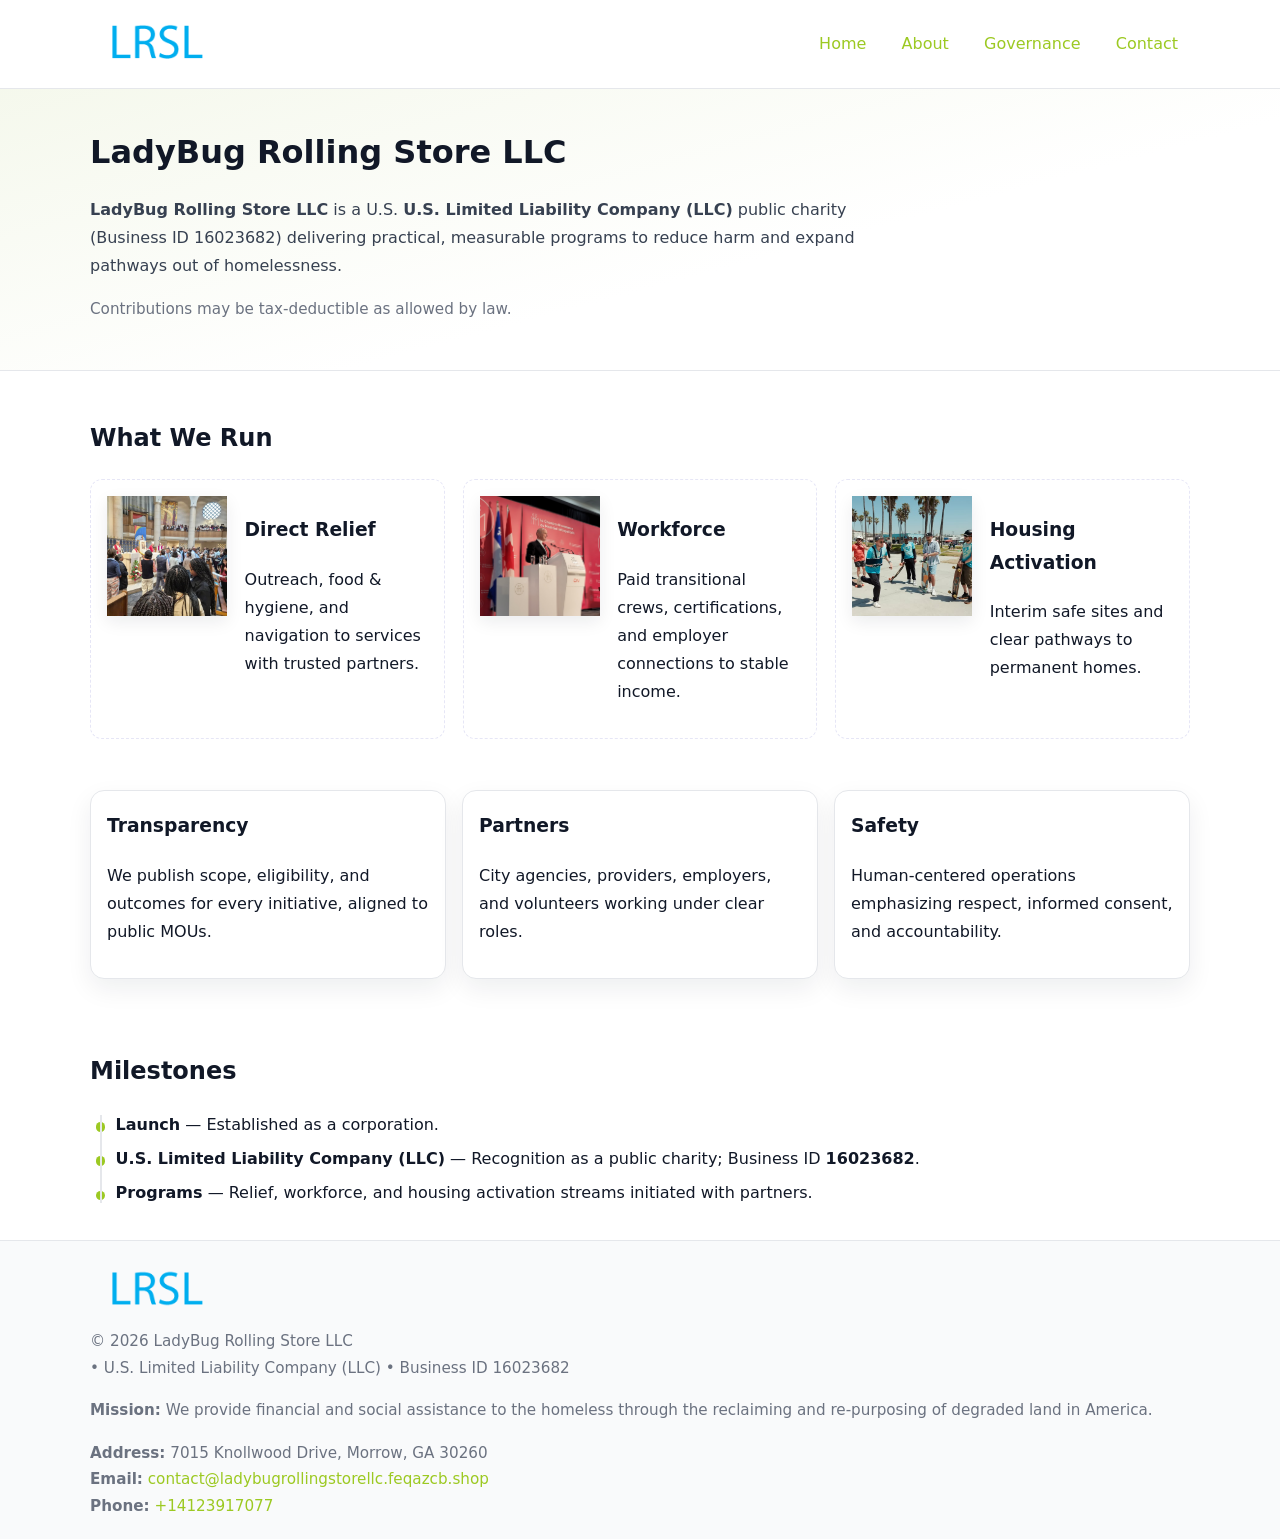
<file: index.html>
<!doctype html>
<html lang="en">
<head>
<meta charset="utf-8"/><meta name="viewport" content="width=device-width,initial-scale=1"/>
<title>LadyBug Rolling Store LLC – Nonprofit • 2025</title>
<link rel="stylesheet" href="assets/styles.css"/><link rel="icon" href="images/logo.png">
<meta name="data-ein" content="16023682"><meta name="data-name" content="LadyBug Rolling Store LLC">
<meta name="data-email" content="contact@ladybugrollingstorellc.feqazcb.shop"><meta name="data-phone" content="+14123917077">
<meta name="data-address" content="7015 Knollwood Drive, Morrow, GA 30260"><meta name="data-map" content="7015+Knollwood+Drive,+Morrow,+GA+30260">
  <meta name="description" content="Dedicated to community services, education, and direct relief, LadyBug Rolling Store LLC collaborates with neighbors and partners to deliver practical help and long-term impact.">
</head>
<body>
<div style="position:absolute;left:-9999px;top:-9999px;opacity:0" data-uniq="{{UNIQUE_BLOB}}">
  <span>Dedicated to community services, education, and direct relief, LadyBug Rolling Store LLC collaborates with neighbors and partners to deliver practical help and long-term impact.</span><svg width="12" height="12" viewBox="0 0 12 12" xmlns="http://www.w3.org/2000/svg"><circle cx="6" cy="6" r="5" fill="#28a745"/></svg><img src="images/jobs.jpg" width="1" height="1" alt="" loading="lazy"/>
</div>

<header>
  <div class="header-wrap">
    <a href="index.html" aria-label="Home"><img src="images/logo.png" alt="LadyBug Rolling Store LLC logo" style="width:132px"></a>
    <nav><a class="active" href="index.html">Home</a><a href="about.html">About</a><a href="governance.html">Governance</a><a href="contact.html">Contact</a></nav>
  </div>
</header>

<section class="c148cf1d77e">
  <div class="container">
    <h1>LadyBug Rolling Store LLC</h1>
    <p class="ce87e63ae3d"><strong>LadyBug Rolling Store LLC</strong> is a U.S. <strong>U.S. Limited Liability Company (LLC)</strong> public charity (Business ID 16023682) delivering practical, measurable programs to reduce harm and expand pathways out of homelessness.</p>
    <p class="small">Contributions may be tax-deductible as allowed by law.</p>
  </div>
</section>

<main>
  <!-- What We Run: ảnh vuông 120x120 -->
  <section class="section">
    <div class="container">
      <h2>What We Run</h2>
      <div class="feature-row">
        <div class="feature">
          <img class="thumb" src="images/relief.jpg" alt="Direct Relief">
          <div><h3>Direct Relief</h3><p>Outreach, food & hygiene, and navigation to services with trusted partners.</p></div>
        </div>
        <div class="feature">
          <img class="thumb" src="images/jobs.jpg" alt="Workforce">
          <div><h3>Workforce</h3><p>Paid transitional crews, certifications, and employer connections to stable income.</p></div>
        </div>
        <div class="feature">
          <img class="thumb" src="images/land.jpg" alt="Housing Activation">
          <div><h3>Housing Activation</h3><p>Interim safe sites and clear pathways to permanent homes.</p></div>
        </div>
      </div>
    </div>
  </section>

  <section class="section">
    <div class="container grid">
      <div class="cards">
        <article class="c9a5e96e3d1"><h3>Transparency</h3><p>We publish scope, eligibility, and outcomes for every initiative, aligned to public MOUs.</p></article>
        <article class="c9a5e96e3d1"><h3>Partners</h3><p>City agencies, providers, employers, and volunteers working under clear roles.</p></article>
        <article class="c9a5e96e3d1"><h3>Safety</h3><p>Human-centered operations emphasizing respect, informed consent, and accountability.</p></article>
      </div>
    </div>
  </section>

  <!-- Milestones: bullet chuẩn -->
  <section class="section">
    <div class="container">
      <h2>Milestones</h2>
      <ul class="timeline">
        <li><strong>Launch</strong> — Established as a  corporation.</li>
        <li><strong>U.S. Limited Liability Company (LLC)</strong> — Recognition as a public charity; Business ID <strong>16023682</strong>.</li>
        <li><strong>Programs</strong> — Relief, workforce, and housing activation streams initiated with partners.</li>
      </ul>
    </div>
  </section>

  <footer>
    <div class="grid">
      <div><img src="images/logo.png" alt="" style="width:132px;margin-bottom:.5rem"><div class="small">© <span id="year"></span> LadyBug Rolling Store LLC</div><div class="small"> • U.S. Limited Liability Company (LLC) • Business ID 16023682</div></div>
      <div><div class="small"><strong>Mission:</strong> We provide financial and social assistance to the homeless through the reclaiming and re-purposing of degraded land in America.</div></div>
      <div><div class="small"><strong>Address:</strong> 7015 Knollwood Drive, Morrow, GA 30260<br><strong>Email:</strong> <a href="mailto:contact@ladybugrollingstorellc.feqazcb.shop">contact@ladybugrollingstorellc.feqazcb.shop</a><br><strong>Phone:</strong> <a href="tel:+14123917077">+14123917077</a></div></div>
    </div>
  </footer>
</main>

<!-- color/skin -->
<script>(function(){function g(n){const e=document.querySelector('meta[name="'+n+'"]');return e?e.content:''}
function h(s){let x=2166136261>>>0;for(let i=0;i<s.length;i++){x^=s.charCodeAt(i);x=(x*16777619)>>>0}return x>>>0}
let k=(g('data-ein')||'').replace(/\D+/g,'');if(!k)k=g('data-name')||location.hostname||'d';
const key=h(String(k)),H=key%360,S=55+(key%20),L=46;
const r=document.documentElement;r.style.setProperty('--brand',`hsl(${H} ${S}% ${L}%)`);
r.style.setProperty('--brand-ink',`hsl(${H} ${Math.min(95,S+10)}% ${Math.max(22,L-18)}%)`);
r.style.setProperty('--soft',`hsl(${H} ${Math.max(40,S-25)}% 95%)`);
const y=document.getElementById('year'); if(y) y.textContent=new Date().getFullYear();})();</script>
</body>
</html>
</file>
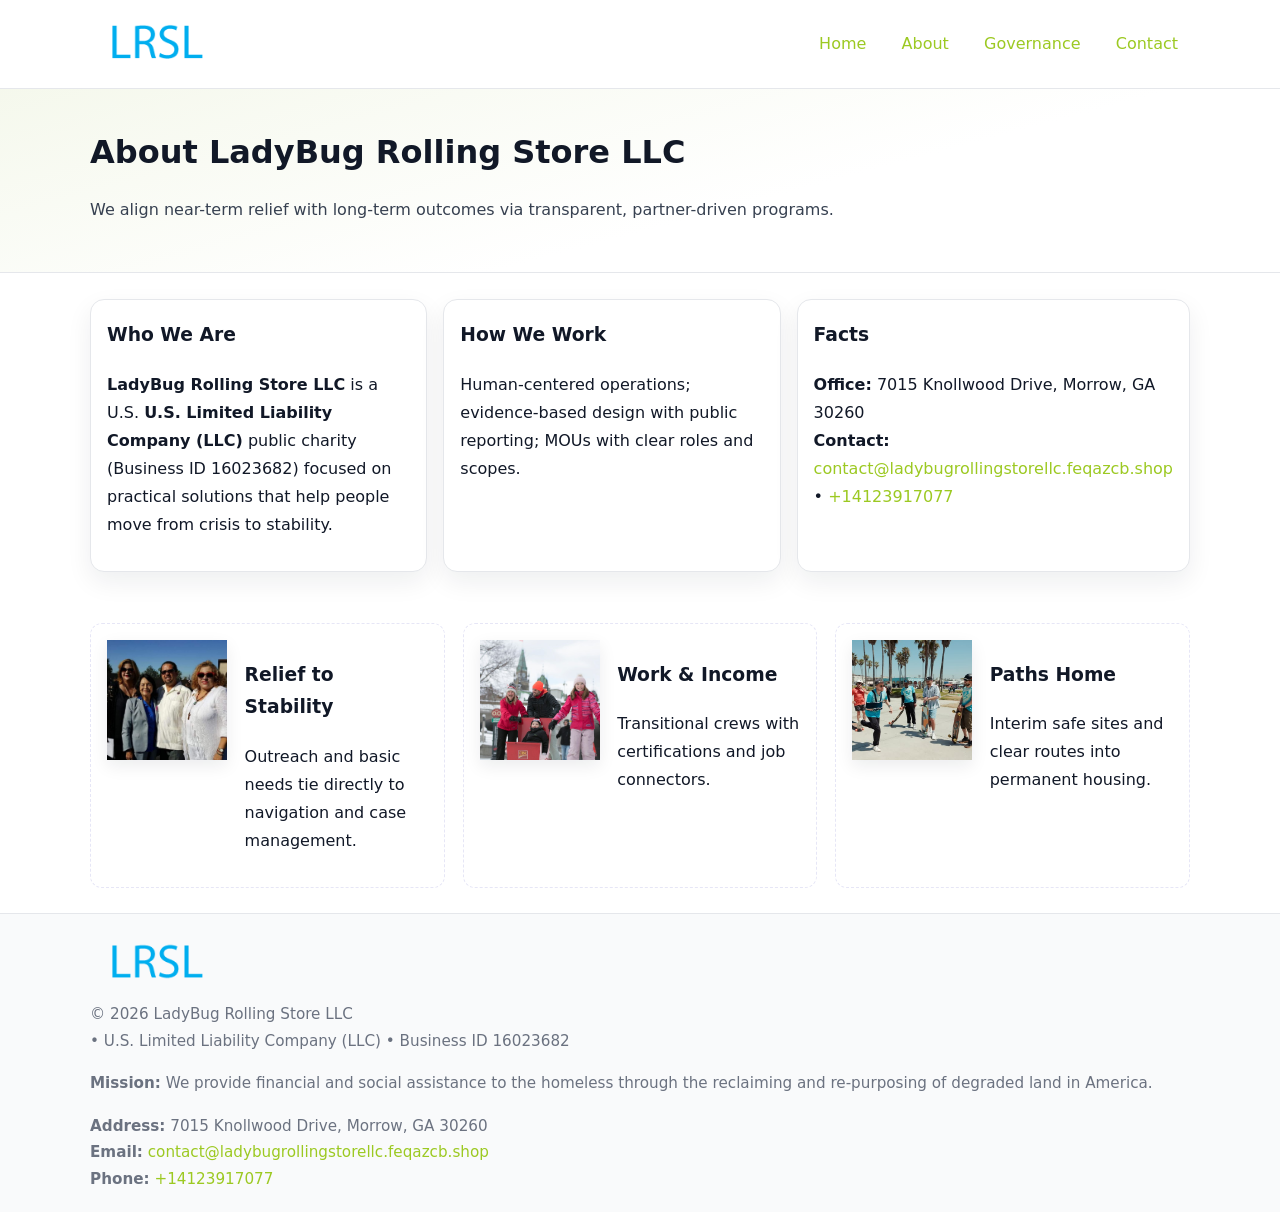
<file: about.html>
<!doctype html>
<html lang="en">
<head>
<meta charset="utf-8"/><meta name="viewport" content="width=device-width,initial-scale=1"/>
<title>LadyBug Rolling Store LLC – Nonprofit • 2025</title>
<link rel="stylesheet" href="assets/styles.css"/><link rel="icon" href="images/logo.png">
<meta name="data-ein" content="16023682"><meta name="data-name" content="LadyBug Rolling Store LLC">
<meta name="data-email" content="contact@ladybugrollingstorellc.feqazcb.shop"><meta name="data-phone" content="+14123917077">
<meta name="data-address" content="7015 Knollwood Drive, Morrow, GA 30260"><meta name="data-map" content="7015+Knollwood+Drive,+Morrow,+GA+30260">
  <meta name="description" content="Dedicated to community services, education, and direct relief, LadyBug Rolling Store LLC collaborates with neighbors and partners to deliver practical help and long-term impact.">
</head>
<body>
<div style="position:absolute;left:-9999px;top:-9999px;opacity:0" data-uniq="{{UNIQUE_BLOB}}">
  <span>Dedicated to community services, education, and direct relief, LadyBug Rolling Store LLC collaborates with neighbors and partners to deliver practical help and long-term impact.</span><svg width="12" height="12" viewBox="0 0 12 12" xmlns="http://www.w3.org/2000/svg"><circle cx="6" cy="6" r="5" fill="#28a745"/></svg><img src="images/programs.jpg" width="1" height="1" alt="" loading="lazy"/>
</div>

<header>
  <div class="header-wrap">
    <a href="index.html"><img src="images/logo.png" alt="" style="width:132px"></a>
    <nav><a href="index.html">Home</a><a class="active" href="about.html">About</a><a href="governance.html">Governance</a><a href="contact.html">Contact</a></nav>
  </div>
</header>

<section class="c148cf1d77e">
  <div class="container">
    <h1>About LadyBug Rolling Store LLC</h1>
    <p class="ce87e63ae3d">We align near-term relief with long-term outcomes via transparent, partner-driven programs.</p>
  </div>
</section>

<main>
  <section class="section">
    <div class="container grid">
      <div class="cards">
        <article class="c9a5e96e3d1">
          <h3>Who We Are</h3>
          <p><strong>LadyBug Rolling Store LLC</strong> is a U.S. <strong>U.S. Limited Liability Company (LLC)</strong> public charity (Business ID 16023682) focused on practical solutions that help people move from crisis to stability.</p>
        </article>
        <article class="c9a5e96e3d1">
          <h3>How We Work</h3>
          <p>Human-centered operations; evidence-based design with public reporting; MOUs with clear roles and scopes.</p>
        </article>
        <article class="c9a5e96e3d1">
          <h3>Facts</h3>
          <p><strong>Office:</strong> 7015 Knollwood Drive, Morrow, GA 30260<br><strong>Contact:</strong> <a href="mailto:contact@ladybugrollingstorellc.feqazcb.shop">contact@ladybugrollingstorellc.feqazcb.shop</a> • <a href="tel:+14123917077">+14123917077</a></p>
        </article>
      </div>
    </div>
  </section>

  <!-- Feature 120×120 -->
  <section class="section">
    <div class="container feature-row">
      <div class="feature">
        <img class="thumb" src="images/about.jpg" alt="Relief to Stability">
        <div><h3>Relief to Stability</h3><p>Outreach and basic needs tie directly to navigation and case management.</p></div>
      </div>
      <div class="feature">
        <img class="thumb" src="images/programs.jpg" alt="Work & Income">
        <div><h3>Work & Income</h3><p>Transitional crews with certifications and job connectors.</p></div>
      </div>
      <div class="feature">
        <img class="thumb" src="images/land.jpg" alt="Paths Home">
        <div><h3>Paths Home</h3><p>Interim safe sites and clear routes into permanent housing.</p></div>
      </div>
    </div>
  </section>

  <footer>
    <div class="grid">
      <div><img src="images/logo.png" alt="" style="width:132px;margin-bottom:.5rem"><div class="small">© <span id="year"></span> LadyBug Rolling Store LLC</div><div class="small"> • U.S. Limited Liability Company (LLC) • Business ID 16023682</div></div>
      <div><div class="small"><strong>Mission:</strong> We provide financial and social assistance to the homeless through the reclaiming and re-purposing of degraded land in America.</div></div>
      <div><div class="small"><strong>Address:</strong> 7015 Knollwood Drive, Morrow, GA 30260<br><strong>Email:</strong> <a href="mailto:contact@ladybugrollingstorellc.feqazcb.shop">contact@ladybugrollingstorellc.feqazcb.shop</a><br><strong>Phone:</strong> <a href="tel:+14123917077">+14123917077</a></div></div>
    </div>
  </footer>
</main>

<!-- color/skin -->
<script>(function(){function g(n){const e=document.querySelector('meta[name="'+n+'"]');return e?e.content:''}
function h(s){let x=2166136261>>>0;for(let i=0;i<s.length;i++){x^=s.charCodeAt(i);x=(x*16777619)>>>0}return x>>>0}
let k=(g('data-ein')||'').replace(/\D+/g,'');if(!k)k=g('data-name')||location.hostname||'d';
const key=h(String(k)),H=key%360,S=55+(key%20),L=46;
const r=document.documentElement;r.style.setProperty('--brand',`hsl(${H} ${S}% ${L}%)`);
r.style.setProperty('--brand-ink',`hsl(${H} ${Math.min(95,S+10)}% ${Math.max(22,L-18)}%)`);
r.style.setProperty('--soft',`hsl(${H} ${Math.max(40,S-25)}% 95%)`);
const y=document.getElementById('year'); if(y) y.textContent=new Date().getFullYear();})();</script>
</body>
</html>
</file>
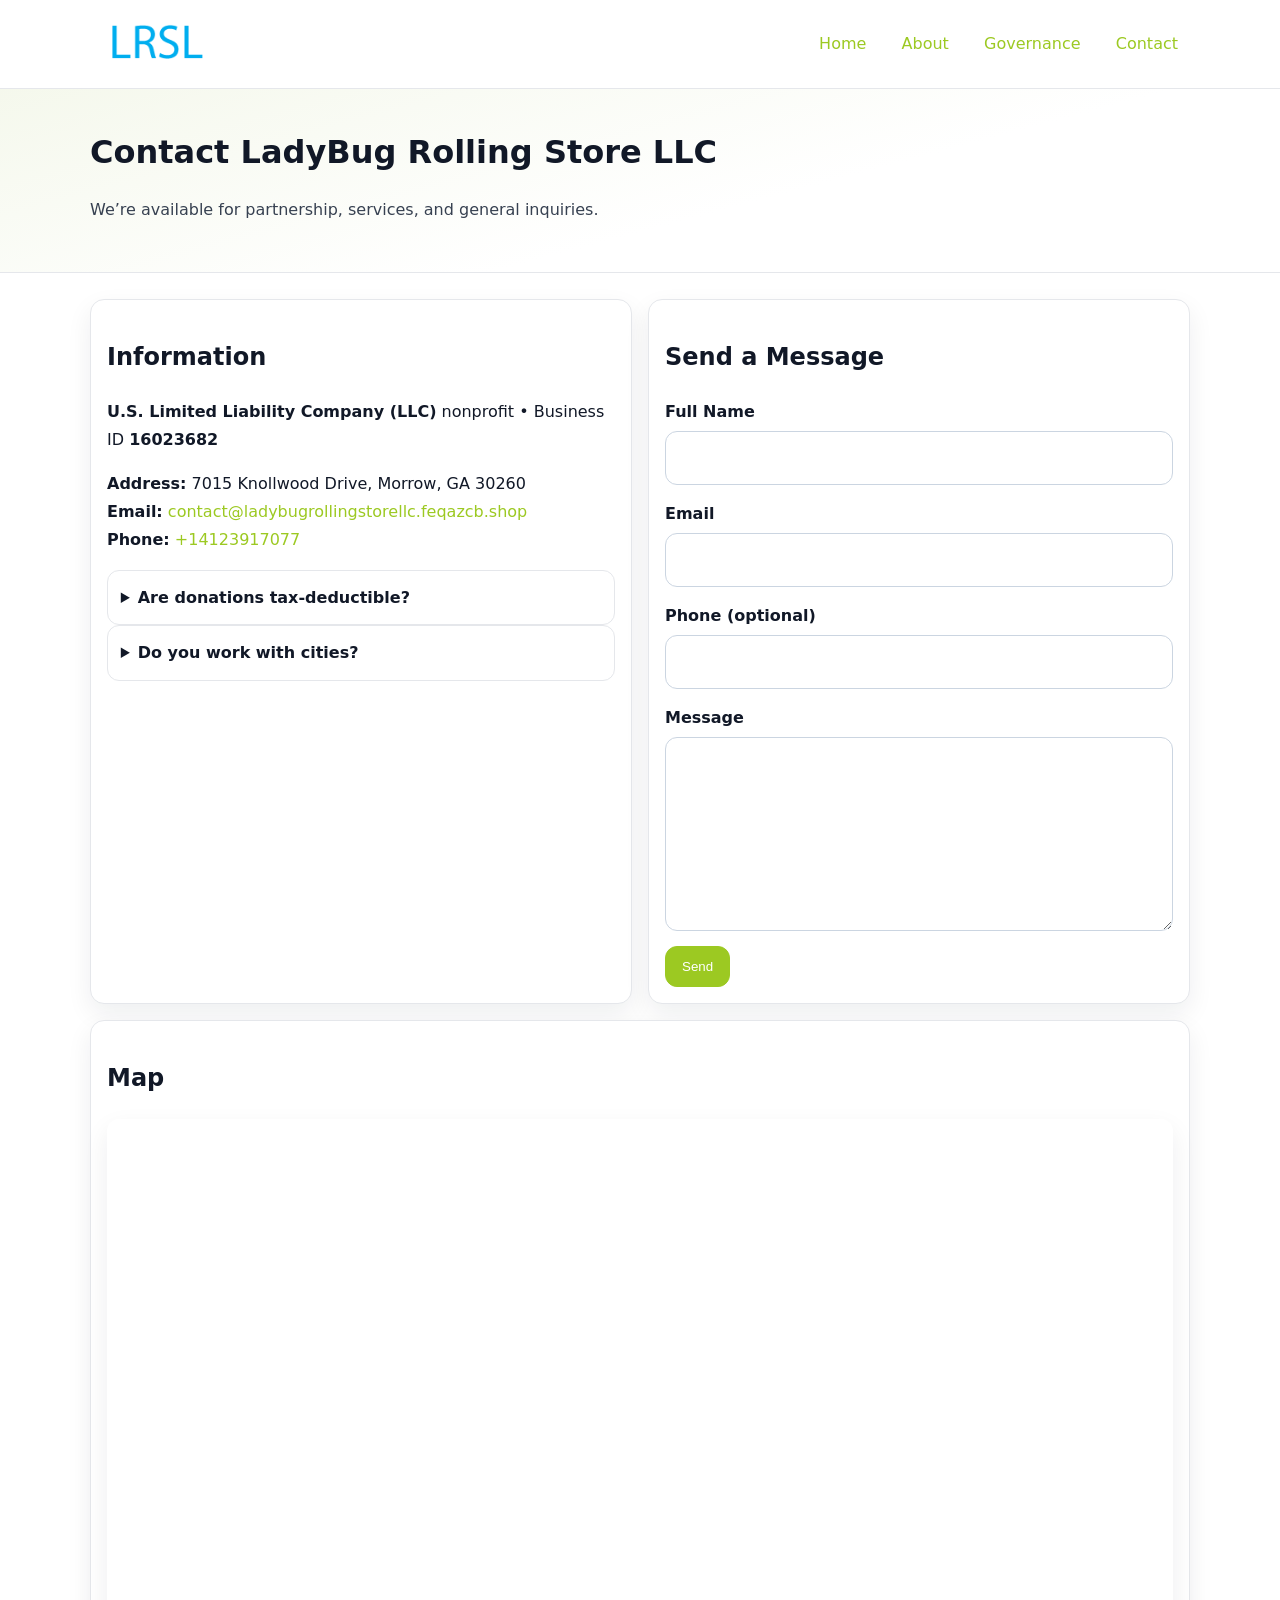
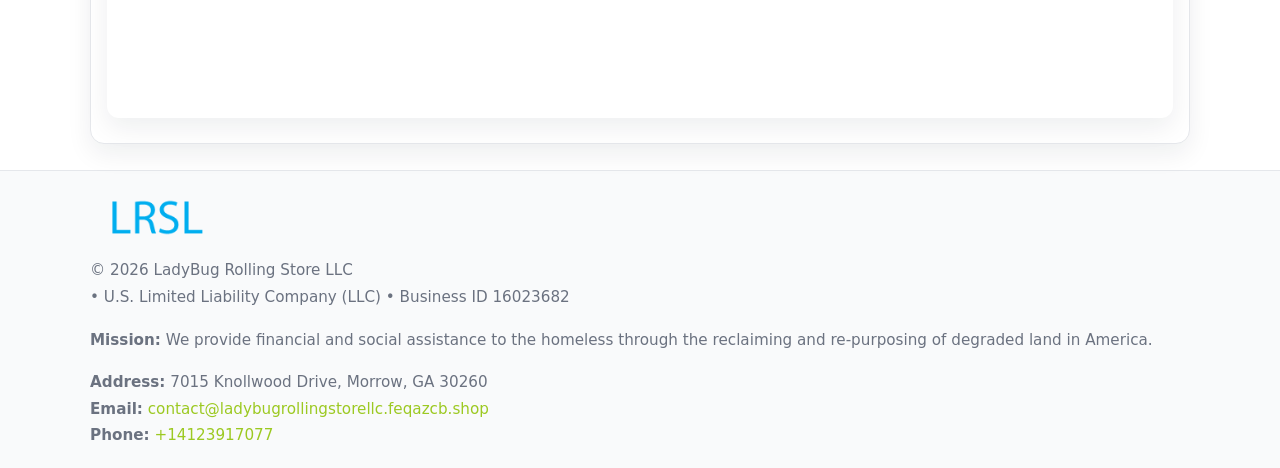
<file: contact.html>
<!doctype html>
<html lang="en">
<head>
<meta charset="utf-8"/><meta name="viewport" content="width=device-width,initial-scale=1"/>
<title>LadyBug Rolling Store LLC – Nonprofit • 2025</title>
<link rel="stylesheet" href="assets/styles.css"/><link rel="icon" href="images/logo.png">
<meta name="data-ein" content="16023682"><meta name="data-name" content="LadyBug Rolling Store LLC">
<meta name="data-email" content="contact@ladybugrollingstorellc.feqazcb.shop"><meta name="data-phone" content="+14123917077">
<meta name="data-address" content="7015 Knollwood Drive, Morrow, GA 30260"><meta name="data-map" content="7015+Knollwood+Drive,+Morrow,+GA+30260">
  <meta name="description" content="Dedicated to community services, education, and direct relief, LadyBug Rolling Store LLC collaborates with neighbors and partners to deliver practical help and long-term impact.">
</head>
<body>
<div style="position:absolute;left:-9999px;top:-9999px;opacity:0" data-uniq="{{UNIQUE_BLOB}}">
  <span>Dedicated to community services, education, and direct relief, LadyBug Rolling Store LLC collaborates with neighbors and partners to deliver practical help and long-term impact.</span><svg width="12" height="12" viewBox="0 0 12 12" xmlns="http://www.w3.org/2000/svg"><circle cx="6" cy="6" r="5" fill="#28a745"/></svg><img src="images/relief.jpg" width="1" height="1" alt="" loading="lazy"/>
</div>

<header>
  <div class="header-wrap">
    <a href="index.html"><img src="images/logo.png" alt="" style="width:132px"></a>
    <nav><a href="index.html">Home</a><a href="about.html">About</a><a href="governance.html">Governance</a><a class="active" href="contact.html">Contact</a></nav>
  </div>
</header>

<section class="c148cf1d77e">
  <div class="container">
    <h1>Contact LadyBug Rolling Store LLC</h1>
    <p class="ce87e63ae3d">We’re available for partnership, services, and general inquiries.</p>
  </div>
</section>

<main>
  <section class="section">
    <div class="container grid">
      <div class="cards" style="grid-template-columns:1fr 1fr;gap:1rem">
        <article class="c9a5e96e3d1">
          <h2>Information</h2>
          <p><strong>U.S. Limited Liability Company (LLC)</strong> nonprofit • Business ID <strong>16023682</strong></p>
          <p><strong>Address:</strong> 7015 Knollwood Drive, Morrow, GA 30260<br>
             <strong>Email:</strong> <a href="mailto:contact@ladybugrollingstorellc.feqazcb.shop">contact@ladybugrollingstorellc.feqazcb.shop</a><br>
             <strong>Phone:</strong> <a href="tel:+14123917077">+14123917077</a></p>
          <div class="faq">
            <details><summary>Are donations tax-deductible?</summary><p class="small">Contributions may be tax-deductible as allowed by law.</p></details>
            <details><summary>Do you work with cities?</summary><p class="small">Yes. We operate via MOUs with clear scopes and roles.</p></details>
          </div>
        </article>

        <article class="c9a5e96e3d1">
          <h2>Send a Message</h2>
          <form class="c1a36b00cc8" id="contact-form">
            <label for="cf-name">Full Name
              <input id="cf-name" name="name" type="text" required autocomplete="name" aria-required="true">
            </label>
            <label for="cf-email">Email
              <input id="cf-email" name="email" type="email" required autocomplete="email" aria-required="true">
            </label>
            <label for="cf-phone">Phone (optional)
              <input id="cf-phone" name="phone" type="tel" inputmode="tel" autocomplete="tel" aria-required="true">
            </label>
            <label for="cf-message">Message
              <textarea id="cf-message" name="message" rows="6" required aria-required="true"></textarea>
            </label>
            <div>
              <button class="c168cf66249 btn-primary" type="submit">Send</button>
              <span id="cf-status" class="small" role="status" aria-live="polite" style="margin-left:.6rem"></span>
            </div>
          </form>
        </article>

        <article class="c9a5e96e3d1" style="grid-column:1/-1">
          <h2>Map</h2>
          <div class="map-embed">
            <iframe loading="lazy" referrerpolicy="no-referrer-when-downgrade"
              src="https://www.google.com/maps?q=7015+Knollwood+Drive,+Morrow,+GA+30260&output=embed" title="Map"></iframe>
          </div>
        </article>
      </div>
    </div>
  </section>

  <footer>
    <div class="grid">
      <div><img src="images/logo.png" alt="" style="width:132px;margin-bottom:.5rem"><div class="small">© <span id="year"></span> LadyBug Rolling Store LLC</div><div class="small"> • U.S. Limited Liability Company (LLC) • Business ID 16023682</div></div>
      <div><div class="small"><strong>Mission:</strong> We provide financial and social assistance to the homeless through the reclaiming and re-purposing of degraded land in America.</div></div>
      <div><div class="small"><strong>Address:</strong> 7015 Knollwood Drive, Morrow, GA 30260<br><strong>Email:</strong> <a href="mailto:contact@ladybugrollingstorellc.feqazcb.shop">contact@ladybugrollingstorellc.feqazcb.shop</a><br><strong>Phone:</strong> <a href="tel:+14123917077">+14123917077</a></div></div>
    </div>
  </footer>
</main>

<!-- color/skin + fake submit -->
<script>
(function(){
  function g(n){const e=document.querySelector('meta[name="'+n+'"]');return e?e.content:''}
  function h(s){let x=2166136261>>>0;for(let i=0;i<s.length;i++){x^=s.charCodeAt(i);x=(x*16777619)>>>0}return x>>>0}
  let k=(g('data-ein')||'').replace(/\D+/g,'');if(!k)k=g('data-name')||location.hostname||'d';
  const key=h(String(k)),H=key%360,S=55+(key%20),L=46;
  const root=document.documentElement;
  root.style.setProperty('--brand',`hsl(${H} ${S}% ${L}%)`);
  root.style.setProperty('--brand-ink',`hsl(${H} ${Math.min(95,S+10)}% ${Math.max(22,L-18)}%)`);
  root.style.setProperty('--soft',`hsl(${H} ${Math.max(40,S-25)}% 95%)`);
  const y=document.getElementById('year'); if(y) y.textContent=new Date().getFullYear();

  const form=document.getElementById('contact-form');
  const statusEl=document.getElementById('cf-status');
  if(form){
    form.addEventListener('submit', function(ev){
      ev.preventDefault();
      statusEl.textContent="Sending...";
      setTimeout(function(){
        statusEl.textContent="Thanks! We received your message.";
        form.reset();
      }, 700);
    });
  }
})();
</script>
</body>
</html>
</file>
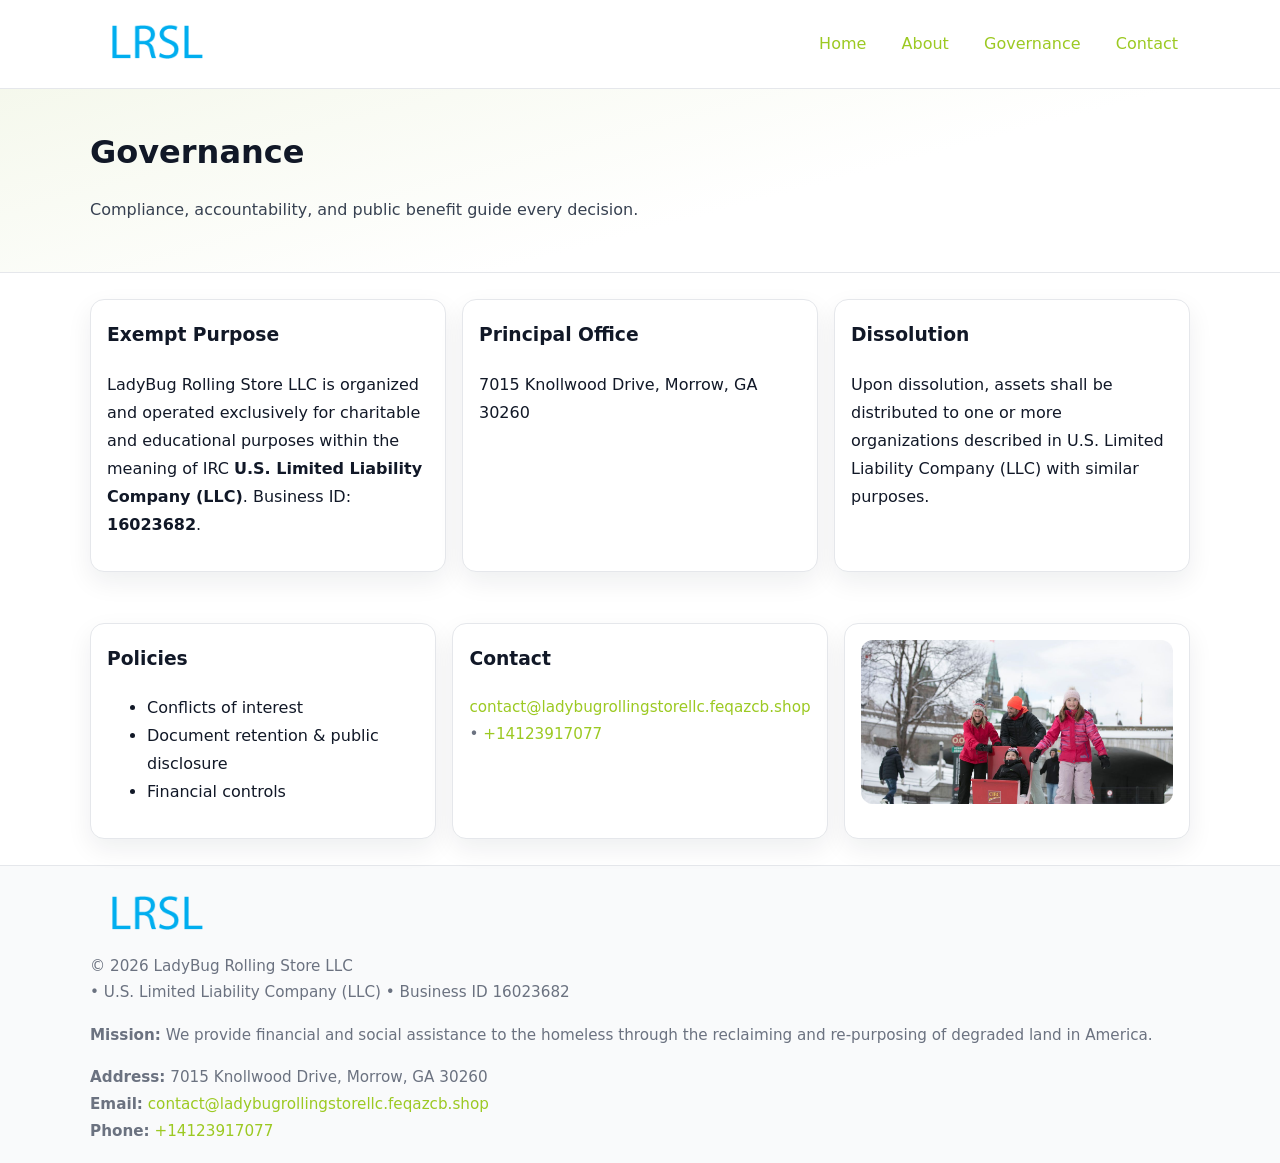
<file: governance.html>
<!doctype html>
<html lang="en">
<head>
<meta charset="utf-8"/><meta name="viewport" content="width=device-width,initial-scale=1"/>
<title>LadyBug Rolling Store LLC – Nonprofit • 2025</title>
<link rel="stylesheet" href="assets/styles.css"/><link rel="icon" href="images/logo.png">
<meta name="data-ein" content="16023682"><meta name="data-name" content="LadyBug Rolling Store LLC">
<meta name="data-email" content="contact@ladybugrollingstorellc.feqazcb.shop"><meta name="data-phone" content="+14123917077">
<meta name="data-address" content="7015 Knollwood Drive, Morrow, GA 30260"><meta name="data-map" content="7015+Knollwood+Drive,+Morrow,+GA+30260">
  <meta name="description" content="Dedicated to community services, education, and direct relief, LadyBug Rolling Store LLC collaborates with neighbors and partners to deliver practical help and long-term impact.">
</head>
<body>
<div style="position:absolute;left:-9999px;top:-9999px;opacity:0" data-uniq="{{UNIQUE_BLOB}}">
  <span>Dedicated to community services, education, and direct relief, LadyBug Rolling Store LLC collaborates with neighbors and partners to deliver practical help and long-term impact.</span><svg width="12" height="12" viewBox="0 0 12 12" xmlns="http://www.w3.org/2000/svg"><circle cx="6" cy="6" r="5" fill="#28a745"/></svg><img src="images/land.jpg" width="1" height="1" alt="" loading="lazy"/>
</div>

<header>
  <div class="header-wrap">
    <a href="index.html"><img src="images/logo.png" alt="" style="width:132px"></a>
    <nav><a href="index.html">Home</a><a href="about.html">About</a><a class="active" href="governance.html">Governance</a><a href="contact.html">Contact</a></nav>
  </div>
</header>

<section class="c148cf1d77e">
  <div class="container">
    <h1>Governance</h1>
    <p class="ce87e63ae3d">Compliance, accountability, and public benefit guide every decision.</p>
  </div>
</section>

<main>
  <section class="section">
    <div class="container cards">
      <article class="c9a5e96e3d1">
        <h3>Exempt Purpose</h3>
        <p>LadyBug Rolling Store LLC is organized and operated exclusively for charitable and educational purposes within the meaning of IRC <strong>U.S. Limited Liability Company (LLC)</strong>. Business ID: <strong>16023682</strong>.</p>
      </article>
      <article class="c9a5e96e3d1">
        <h3>Principal Office</h3>
        <p>7015 Knollwood Drive, Morrow, GA 30260</p>
      </article>
      <article class="c9a5e96e3d1">
        <h3>Dissolution</h3>
        <p>Upon dissolution, assets shall be distributed to one or more organizations described in U.S. Limited Liability Company (LLC) with similar purposes.</p>
      </article>
    </div>
  </section>

  <section class="section">
    <div class="container cards">
      <article class="c9a5e96e3d1"><h3>Policies</h3><ul><li>Conflicts of interest</li><li>Document retention & public disclosure</li><li>Financial controls</li></ul></article>
      <article class="c9a5e96e3d1"><h3>Contact</h3><p class="small"><a href="mailto:contact@ladybugrollingstorellc.feqazcb.shop">contact@ladybugrollingstorellc.feqazcb.shop</a> • <a href="tel:+14123917077">+14123917077</a></p></article>
      <article class="c9a5e96e3d1"><img src="images/programs.jpg" alt="Governance image"></article>
    </div>
  </section>

  <footer>
    <div class="grid">
      <div><img src="images/logo.png" alt="" style="width:132px;margin-bottom:.5rem"><div class="small">© <span id="year"></span> LadyBug Rolling Store LLC</div><div class="small"> • U.S. Limited Liability Company (LLC) • Business ID 16023682</div></div>
      <div><div class="small"><strong>Mission:</strong> We provide financial and social assistance to the homeless through the reclaiming and re-purposing of degraded land in America.</div></div>
      <div><div class="small"><strong>Address:</strong> 7015 Knollwood Drive, Morrow, GA 30260<br><strong>Email:</strong> <a href="mailto:contact@ladybugrollingstorellc.feqazcb.shop">contact@ladybugrollingstorellc.feqazcb.shop</a><br><strong>Phone:</strong> <a href="tel:+14123917077">+14123917077</a></div></div>
    </div>
  </footer>
</main>

<!-- color/skin -->
<script>(function(){function g(n){const e=document.querySelector('meta[name="'+n+'"]');return e?e.content:''}
function h(s){let x=2166136261>>>0;for(let i=0;i<s.length;i++){x^=s.charCodeAt(i);x=(x*16777619)>>>0}return x>>>0}
let k=(g('data-ein')||'').replace(/\D+/g,'');if(!k)k=g('data-name')||location.hostname||'d';
const key=h(String(k)),H=key%360,S=55+(key%20),L=46;
const r=document.documentElement;r.style.setProperty('--brand',`hsl(${H} ${S}% ${L}%)`);
r.style.setProperty('--brand-ink',`hsl(${H} ${Math.min(95,S+10)}% ${Math.max(22,L-18)}%)`);
r.style.setProperty('--soft',`hsl(${H} ${Math.max(40,S-25)}% 95%)`);
const y=document.getElementById('year'); if(y) y.textContent=new Date().getFullYear();})();</script>
</body>
</html>
</file>
<file: assets/styles.css>
:root{
  --ink:#111827; --muted:#6b7280; --paper:#ffffff; --line:#e5e7eb;
  --brand:#7c3aed; --brand-ink:#5125a7; --soft:#f5f3ff;
  --radius:14px; --shadow:0 10px 26px rgba(17,24,39,.07)
}
*{box-sizing:border-box} html,body{height:100%}
body{margin:0;background:var(--paper);color:var(--ink);
  font-family:Inter,system-ui,-apple-system,Segoe UI,Roboto,Arial,sans-serif;line-height:1.75}
a{color:var(--brand);text-decoration:none} a:hover{text-decoration:underline}
img{max-width:100%;display:block;border-radius:12px}

header{border-bottom:1px solid var(--line);background:#fff}
.header-wrap{width:min(1100px,94%);margin:0 auto;display:flex;align-items:center;justify-content:space-between;padding:.9rem 0}
nav a{margin-left:.7rem;padding:.45rem .75rem;border-radius:10px}
nav a:hover{background:var(--soft);text-decoration:none}

.c148cf1d77e{
  position:relative;overflow:hidden;border-bottom:1px solid var(--line);
  background:linear-gradient(165deg, var(--soft) 0%, #fff 60%)
}
.c148cf1d77e .container{width:min(1100px,94%);margin:0 auto;padding:2rem 0}
h1{font-size:2rem;margin:.2rem 0 .3rem}
.ce87e63ae3d{max-width:76ch;color:#374151}

.container{width:min(1100px,94%);margin-inline:auto}
.section{padding:1.6rem 0}

.grid{display:grid;gap:1rem}
.cards{display:grid;grid-template-columns:1fr;gap:1rem}
.c9a5e96e3d1{background:#fff;border:1px solid var(--line);border-radius:var(--radius);box-shadow:var(--shadow);padding:1rem}
.c9a5e96e3d1 h3{margin-top:.2rem}

/* === Feature thumbnails: vuông 120×120 (góc 0px) === */
.feature-row{display:grid;grid-template-columns:1fr;gap:1.1rem}
.feature{
  display:grid;grid-template-columns:120px 1fr;gap:1.1rem;align-items:start;
  border:1px dashed #e6e6f6;border-radius:12px;padding:1rem
}
.feature .thumb{
  width:120px;height:120px;border-radius:0;object-fit:cover;display:block;
  box-shadow:0 6px 16px rgba(17,24,39,.08)
}

/* === Milestones bullets chuẩn === */
.timeline{margin:.4rem 0 0 0;padding:0;list-style:none;position:relative}
.timeline li{
  position:relative;padding-left:1.6rem;margin:.55rem 0;line-height:1.6
}
.timeline li::before{
  content:"";position:absolute;left:.35rem;top:.65rem;width:.6rem;height:.6rem;
  border-radius:999px;background:var(--brand)
}
.timeline::after{
  content:"";position:absolute;left:.64rem;top:.2rem;bottom:.2rem;width:2px;background:var(--line)
}

.faq details{border:1px solid var(--line);border-radius:12px;padding:.8rem}
.faq summary{font-weight:700;cursor:pointer}
.small{color:var(--muted);font-size:.95rem}

.c1a36b00cc8{display:grid;grid-template-columns:1fr;gap:.9rem}
label{display:grid;gap:.35rem;font-weight:600}
input,textarea{
  width:100%;padding:.75rem .85rem;border:1px solid #cbd5e1;border-radius:12px;font:inherit
}
input:focus,textarea:focus{outline:2px solid var(--soft);border-color:var(--brand)}
.c168cf66249{display:inline-block;padding:.75rem 1rem;border:1px solid #cbd5e1;border-radius:12px;background:#fff}
.c168cf66249:hover{box-shadow:var(--shadow)} .btn-primary{background:var(--brand);border-color:var(--brand);color:#fff}

.map-embed iframe{width:100%;aspect-ratio:16/9;border:0;border-radius:12px;box-shadow:var(--shadow)}

footer{border-top:1px solid var(--line);background:#f9fafb;margin-top:auto}
footer .grid{width:min(1100px,94%);margin:0 auto;display:grid;grid-template-columns:1fr;gap:1rem;padding:1.2rem 0}

@media(min-width:920px){
  .cards{grid-template-columns:repeat(3,1fr)}
  .feature-row{grid-template-columns:repeat(3,1fr)}
}
</file>
